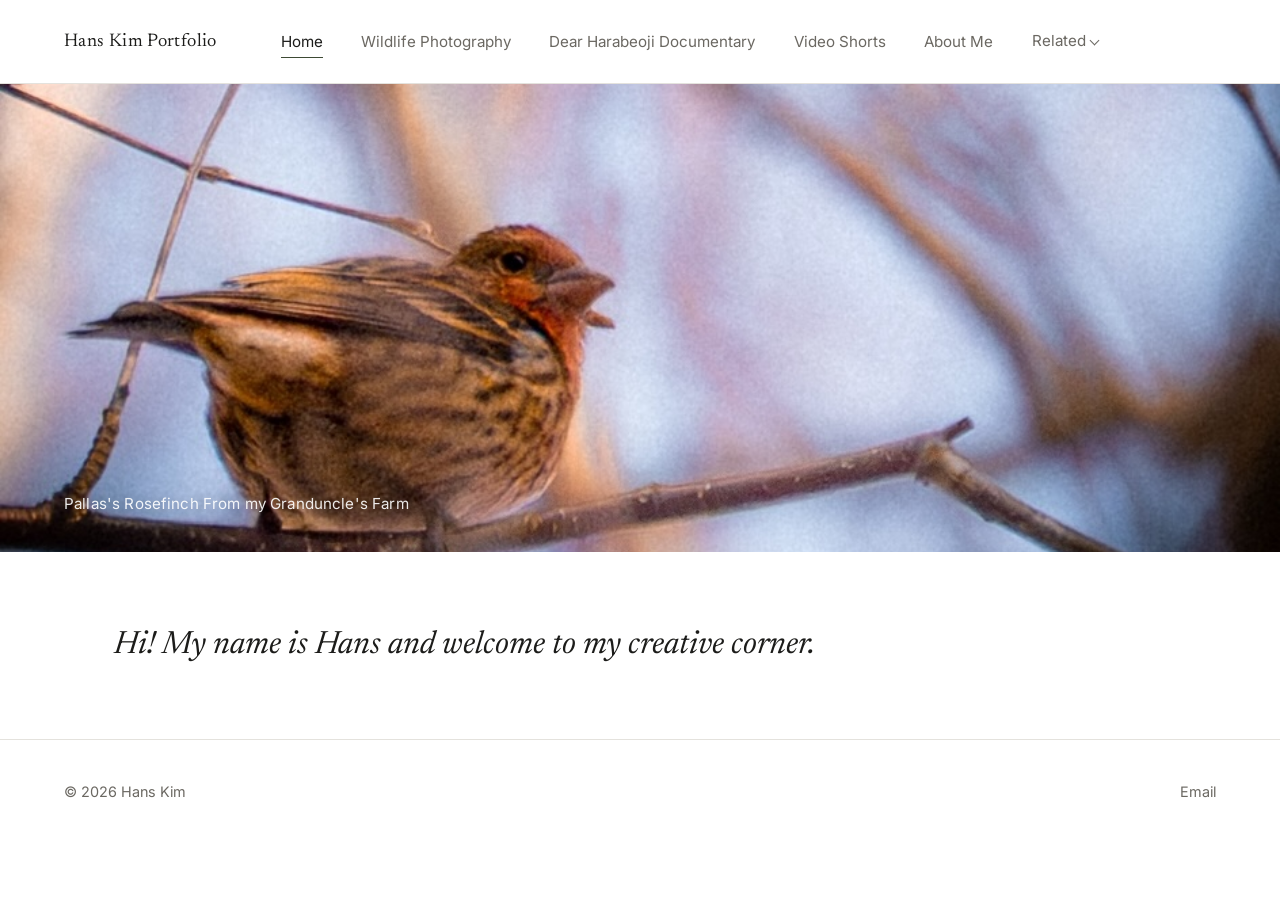
<file: index.html>
<!DOCTYPE html>
<html lang="en">
<head>
<meta charset="UTF-8">
<meta name="viewport" content="width=device-width, initial-scale=1.0">
<title>Hans Kim Portfolio</title>
<meta name="description" content="Wildlife photography and film work by Hans Kim.">
<link rel="preconnect" href="https://fonts.googleapis.com">
<link rel="preconnect" href="https://fonts.gstatic.com" crossorigin>
<link href="https://fonts.googleapis.com/css2?family=Newsreader:ital,wght@0,400;0,500;1,400&family=Inter:wght@400;500&display=swap" rel="stylesheet">
<link rel="stylesheet" href="css/style.css">
</head>
<body class="page-fade-in">

<nav class="site-nav">
<a href="index.html" class="site-nav__name">Hans Kim Portfolio</a>
<button class="site-nav__menu-toggle" aria-expanded="false" aria-controls="primary-menu">Menu</button>
<ul class="site-nav__menu" id="primary-menu">
<li><a href="index.html" class="is-active">Home</a></li>
<li><a href="wildlife.html">Wildlife Photography</a></li>
<li><a href="projects/dear-harabuji.html">Dear Harabeoji Documentary</a></li>
<li><a href="projects/video-shorts.html">Video Shorts</a></li>
<li><a href="about.html">About Me</a></li>
<li class="site-nav__related">
<span class="site-nav__related-toggle" tabindex="0" aria-haspopup="true" aria-expanded="false">Related</span>
<div class="site-nav__related-panel">
<a href="https://han-media.github.io/eunjulee/" target="_blank" rel="noopener">Check out my mom's gallery</a>
</div>
</li>
</ul>
</nav>

<main>
<section class="hero">
<!-- Swap images/home-hero.jpg for your own image. Keep the same filename
           and it will update here automatically. -->
<img src="images/home-hero.jpg" alt="Featured photograph">
<div class="hero__caption">
<p>Pallas's Rosefinch From my Granduncle's Farm</p>
</div>
</section>

<section class="home-intro">
<h2>Hi! My name is Hans and welcome to my creative corner.</h2>
</section>
</main>

<footer class="site-footer site-footer--flush">
<div class="site-footer__inner">
<span>&copy; <span id="year"></span> Hans Kim</span>
<ul class="site-footer__links">
<li><a href="mailto:you@example.com">Email</a></li>
</ul>
</div>
</footer>

<script src="js/main.js"></script>
<script>document.getElementById("year").textContent = new Date().getFullYear();</script>
</body>
</html>
</file>
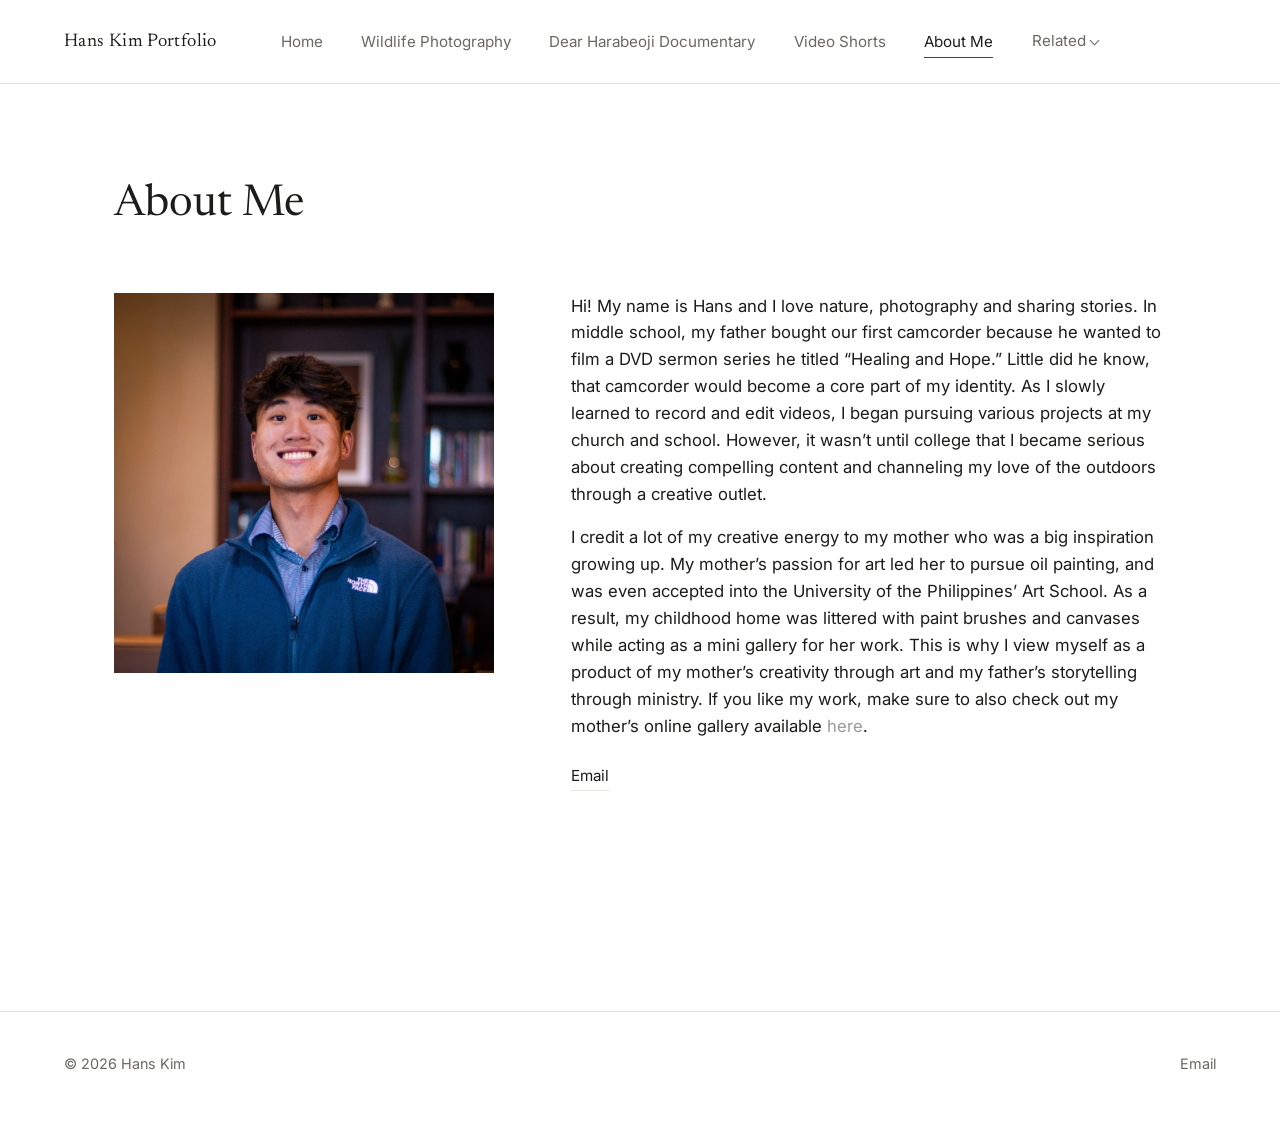
<file: about.html>
<!DOCTYPE html>
<html lang="en">
<head>
  <meta charset="UTF-8">
  <meta name="viewport" content="width=device-width, initial-scale=1.0">
  <title>About Me - Hans Kim Portfolio</title>
  <meta name="description" content="About Hans Kim — wildlife photographer and documentary filmmaker.">
  <link rel="preconnect" href="https://fonts.googleapis.com">
  <link rel="preconnect" href="https://fonts.gstatic.com" crossorigin>
  <link href="https://fonts.googleapis.com/css2?family=Newsreader:ital,wght@0,400;0,500;1,400&family=Inter:wght@400;500&display=swap" rel="stylesheet">
  <link rel="stylesheet" href="css/style.css">
</head>
<body class="page-fade-in">

  <nav class="site-nav">
    <a href="index.html" class="site-nav__name">Hans Kim Portfolio</a>
    <button class="site-nav__menu-toggle" aria-expanded="false" aria-controls="primary-menu">Menu</button>
    <ul class="site-nav__menu" id="primary-menu">
      <li><a href="index.html">Home</a></li>
      <li><a href="wildlife.html">Wildlife Photography</a></li>
      <li><a href="projects/dear-harabuji.html">Dear Harabeoji Documentary</a></li>
      <li><a href="projects/video-shorts.html">Video Shorts</a></li>
      <li><a href="about.html" class="is-active">About Me</a></li>
      <li class="site-nav__related">
        <span class="site-nav__related-toggle" tabindex="0" aria-haspopup="true" aria-expanded="false">Related</span>
        <div class="site-nav__related-panel">
          <a href="https://han-media.github.io/eunjulee/" target="_blank" rel="noopener">Check out my mom's gallery</a>
        </div>
      </li>
    </ul>
  </nav>

  <main>
    <div class="page-header">
      <h1>About Me</h1>
    </div>

    <div class="about-layout">
      <!-- Swap for a portrait of yourself, keeping the same filename -->
      <div class="about-layout__figure">
        <img src="images/about/portrait.jpg" alt="Portrait of Hans Kim">
      </div>
      <div class="about-layout__body">
        <p>Hi! My name is Hans and I love nature, photography and sharing stories. In middle school, my father bought our first camcorder because he wanted to film a DVD sermon series he titled “Healing and Hope.” Little did he know, that camcorder would become a core part of my identity. As I slowly learned to record and edit videos, I began pursuing various projects at my church and school. However, it wasn’t until college that I became serious about creating compelling content and channeling my love of the outdoors through a creative outlet.</p>
        <p>I credit a lot of my creative energy to my mother who was a big inspiration growing up. My mother’s passion for art led her to pursue oil painting, and was even accepted into the University of the Philippines’ Art School. As a result, my childhood home was littered with paint brushes and canvases while acting as a mini gallery for her work. This is why I view myself as a product of my mother’s creativity through art and my father’s storytelling through ministry. If you like my work, make sure to also check out my mother’s online gallery available <a href="https://han-media.github.io/eunjulee/" target="_blank" rel="noopener noreferrer" style="color: #999999;">here</a>.</p>
        <div class="about-layout__contact">
          <a href="mailto:you@example.com">Email</a>
        </div>
      </div>
    </div>
  </main>

  <footer class="site-footer">
    <div class="site-footer__inner">
      <span>&copy; <span id="year"></span> Hans Kim</span>
      <ul class="site-footer__links">
        <li><a href="mailto:you@example.com">Email</a></li>
      </ul>
    </div>
  </footer>

  <script src="js/main.js"></script>
  <script>document.getElementById("year").textContent = new Date().getFullYear();</script>
</body>
</html>
</file>
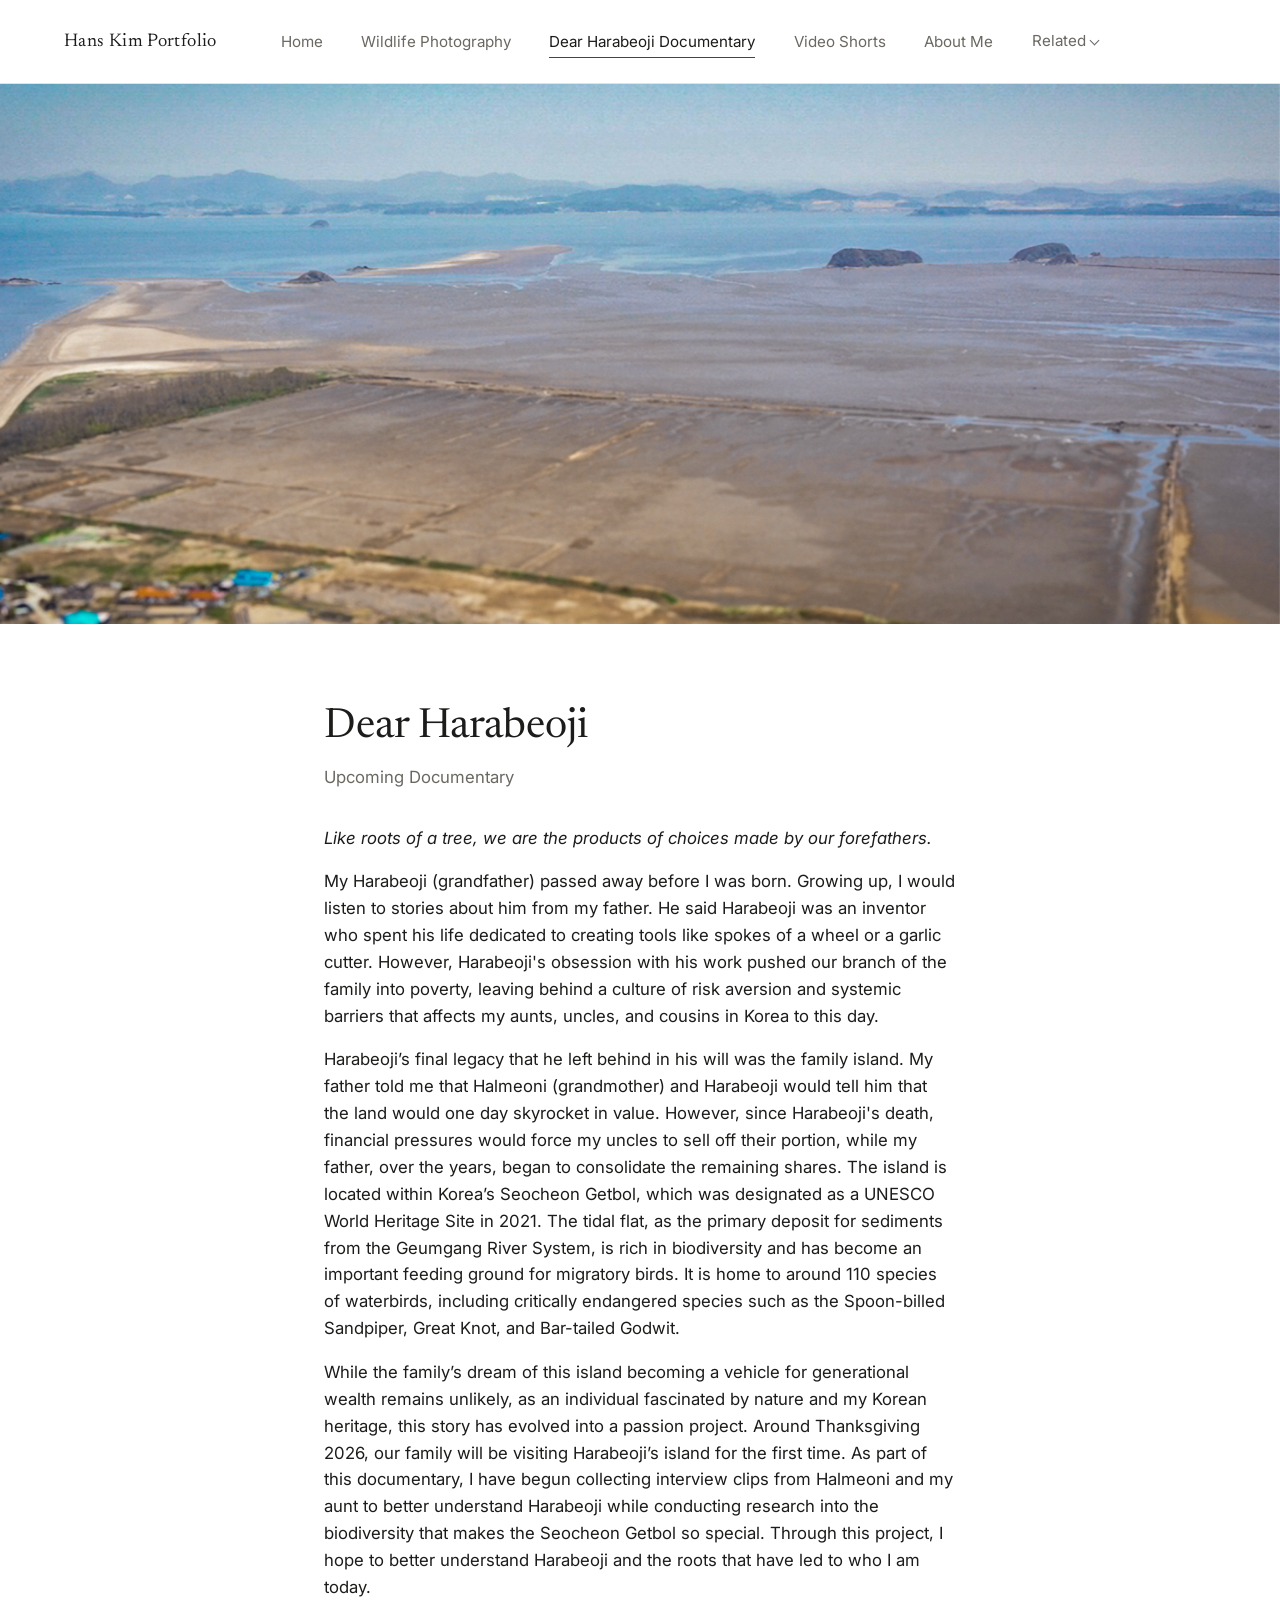
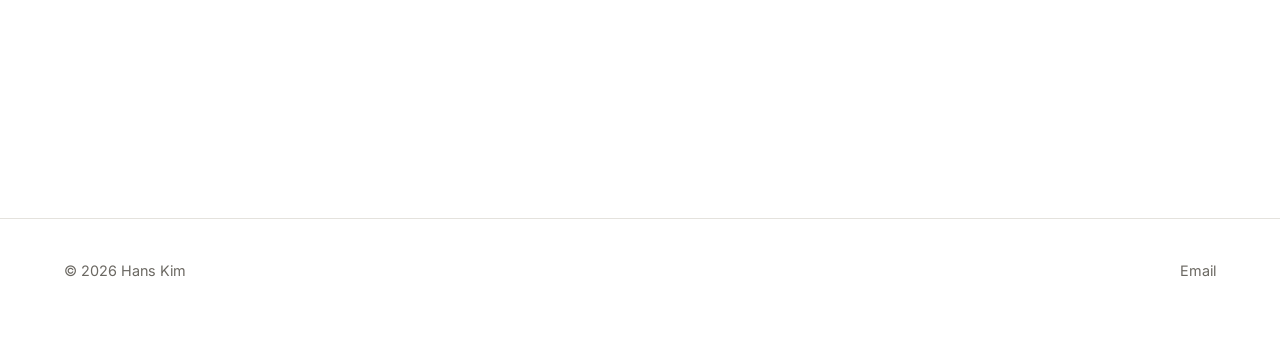
<file: projects/dear-harabuji.html>
<!DOCTYPE html>
<html lang="en">
<head>
  <meta charset="UTF-8">
  <meta name="viewport" content="width=device-width, initial-scale=1.0">
  <title>Dear Harabeoji Documentary - Hans Kim Portfolio</title>
  <meta name="description" content="Dear Harabeoji, a documentary by Hans Kim.">
  <link rel="preconnect" href="https://fonts.googleapis.com">
  <link rel="preconnect" href="https://fonts.gstatic.com" crossorigin>
  <link href="https://fonts.googleapis.com/css2?family=Newsreader:ital,wght@0,400;0,500;1,400&family=Inter:wght@400;500&display=swap" rel="stylesheet">
  <link rel="stylesheet" href="../css/style.css">
</head>
<body class="page-fade-in">

  <nav class="site-nav">
    <a href="../index.html" class="site-nav__name">Hans Kim Portfolio</a>
    <button class="site-nav__menu-toggle" aria-expanded="false" aria-controls="primary-menu">Menu</button>
    <ul class="site-nav__menu" id="primary-menu">
      <li><a href="../index.html">Home</a></li>
      <li><a href="../wildlife.html">Wildlife Photography</a></li>
      <li><a href="dear-harabuji.html" class="is-active">Dear Harabeoji Documentary</a></li>
      <li><a href="video-shorts.html">Video Shorts</a></li>
      <li><a href="../about.html">About Me</a></li>
      <li class="site-nav__related">
        <span class="site-nav__related-toggle" tabindex="0" aria-haspopup="true" aria-expanded="false">Related</span>
        <div class="site-nav__related-panel">
          <a href="https://han-media.github.io/eunjulee/" target="_blank" rel="noopener">Check out my mom's gallery</a>
        </div>
      </li>
    </ul>
  </nav>

  <main>
    <div class="project-hero">
      <!-- Swap for a still from the film, or a poster image -->
      <img src="../images/projects/dear-harabuji-hero.jpg" alt="Dear Harabuji Documentary">
    </div>

    <div class="project-body">
      <h1>Dear Harabeoji</h1>
      <p class="project-subtitle">Upcoming Documentary</p>

      <p><em>Like roots of a tree, we are the products of choices made by our forefathers.</em></p>
      <p>My Harabeoji (grandfather) passed away before I was born. Growing up, I would listen to stories about him from my father. He said Harabeoji was an inventor who spent his life dedicated to creating tools like spokes of a wheel or a garlic cutter. However, Harabeoji's obsession with his work pushed our branch of the family into poverty, leaving behind a culture of risk aversion and systemic barriers that affects my aunts, uncles, and cousins in Korea to this day.</p>
      <p>Harabeoji’s final legacy that he left behind in his will was the family island. My father told me that Halmeoni (grandmother) and Harabeoji would tell him that the land would one day skyrocket in value. However, since Harabeoji's death, financial pressures would force my uncles to sell off their portion, while my father, over the years, began to consolidate the remaining shares. The island is located within Korea’s Seocheon Getbol, which was designated as a UNESCO World Heritage Site in 2021. The tidal flat, as the primary deposit for sediments from the Geumgang River System, is rich in biodiversity and has become an important feeding ground for migratory birds. It is home to around 110 species of waterbirds, including critically endangered species such as the Spoon-billed Sandpiper, Great Knot, and Bar-tailed Godwit.</p>
      <p>While the family’s dream of this island becoming a vehicle for generational wealth remains unlikely, as an individual fascinated by nature and my Korean heritage, this story has evolved into a passion project. Around Thanksgiving 2026, our family will be visiting Harabeoji’s island for the first time. As part of this documentary, I have begun collecting interview clips from Halmeoni and my aunt to better understand Harabeoji while conducting research into the biodiversity that makes the Seocheon Getbol so special. Through this project, I hope to better understand Harabeoji and the roots that have led to who I am today.</p>
    </div>
  </main>

  <footer class="site-footer">
    <div class="site-footer__inner">
      <span>&copy; <span id="year"></span> Hans Kim</span>
      <ul class="site-footer__links">
        <li><a href="mailto:you@example.com">Email</a></li>
      </ul>
    </div>
  </footer>

  <script src="../js/main.js"></script>
  <script>document.getElementById("year").textContent = new Date().getFullYear();</script>
</body>
</html>
</file>
<file: css/style.css>
/* ============================================================
   Hans Kim Portfolio — shared stylesheet
   ============================================================ */

:root {
  --color-bg: #ffffff;
  --color-bg-soft: #f7f6f3;
  --color-text: #1c1c1a;
  --color-text-muted: #6b6862;
  --color-border: #e4e2dd;
  --color-accent: #3d4a34; /* deep forest green */

  --font-display: "Newsreader", Georgia, "Times New Roman", serif;
  --font-body: "Inter", -apple-system, BlinkMacSystemFont, "Segoe UI", sans-serif;

  --nav-height: 84px;
  --content-max: 1180px;
  --gutter: clamp(24px, 5vw, 64px);
}

* {
  box-sizing: border-box;
}

html {
  scroll-behavior: smooth;
}

@media (prefers-reduced-motion: reduce) {
  html {
    scroll-behavior: auto;
  }
  *,
  *::before,
  *::after {
    animation-duration: 0.01ms !important;
    transition-duration: 0.01ms !important;
  }
}

body {
  margin: 0;
  background: var(--color-bg);
  color: var(--color-text);
  font-family: var(--font-body);
  font-size: 16px;
  line-height: 1.6;
  -webkit-font-smoothing: antialiased;
}

img {
  max-width: 100%;
  display: block;
}

a {
  color: inherit;
  text-decoration: none;
}

h1, h2, h3 {
  font-family: var(--font-display);
  font-weight: 400;
  margin: 0;
  line-height: 1.15;
}

p {
  margin: 0 0 1em;
}

.visually-hidden {
  position: absolute;
  width: 1px;
  height: 1px;
  overflow: hidden;
  clip: rect(0 0 0 0);
  white-space: nowrap;
}

/* ----------------------------------------------------------
   Navigation
   ---------------------------------------------------------- */

.site-nav {
  position: fixed;
  top: 0;
  left: 0;
  right: 0;
  height: var(--nav-height);
  display: flex;
  align-items: center;
  justify-content: flex-start;
  gap: clamp(32px, 5vw, 64px);
  padding: 0 var(--gutter);
  background: rgba(255, 255, 255, 0.92);
  backdrop-filter: blur(6px);
  border-bottom: 1px solid var(--color-border);
  z-index: 100;
}

.site-nav__name {
  font-family: var(--font-display);
  font-size: 1.15rem;
  letter-spacing: 0.02em;
  white-space: nowrap;
}

.site-nav__menu {
  display: flex;
  align-items: center;
  gap: clamp(20px, 3vw, 40px);
  list-style: none;
  margin: 0;
  padding: 0;
}

.site-nav__menu a {
  font-size: 0.95rem;
  color: var(--color-text-muted);
  padding: 6px 0;
  border-bottom: 1px solid transparent;
  transition: color 0.2s ease, border-color 0.2s ease;
}

.site-nav__menu a:hover,
.site-nav__menu a:focus-visible,
.site-nav__menu a.is-active {
  color: var(--color-text);
  border-bottom-color: var(--color-accent);
}

.site-nav__menu-toggle {
  display: none;
}

.site-nav__related {
  position: relative;
  margin-left: auto;
}

.site-nav__related-toggle {
  display: inline-flex;
  align-items: center;
  font-size: 0.95rem;
  color: var(--color-text-muted);
  padding: 6px 0;
  cursor: default;
  user-select: none;
}

.site-nav__related-toggle::after {
  content: "";
  display: inline-block;
  vertical-align: middle;
  width: 6px;
  height: 6px;
  margin-left: 5px;
  margin-top: -2px;
  border-right: 1px solid currentColor;
  border-bottom: 1px solid currentColor;
  transform: rotate(45deg);
}

.site-nav__related-panel {
  position: absolute;
  top: calc(100% + 10px);
  right: 0;
  min-width: 240px;
  background: var(--color-bg);
  border: 1px solid var(--color-border);
  box-shadow: 0 12px 28px rgba(0, 0, 0, 0.06);
  padding: 8px 0;
  opacity: 0;
  visibility: hidden;
  transform: translateY(4px);
  transition: opacity 0.18s ease, transform 0.18s ease, visibility 0.18s;
}

.site-nav__related:hover .site-nav__related-panel,
.site-nav__related:focus-within .site-nav__related-panel {
  opacity: 1;
  visibility: visible;
  transform: translateY(0);
}

.site-nav__related-panel a {
  display: block;
  padding: 10px 20px;
  font-size: 0.9rem;
  color: var(--color-text-muted);
  white-space: nowrap;
  border-bottom: none;
}

.site-nav__related-panel a:hover,
.site-nav__related-panel a:focus-visible {
  background: var(--color-bg-soft);
  color: var(--color-text);
}

/* Mobile nav */
@media (max-width: 720px) {
  .site-nav {
    padding: 0 20px;
  }

  .site-nav__menu-toggle {
    display: block;
    margin-left: auto;
    background: none;
    border: none;
    font-family: var(--font-body);
    font-size: 0.9rem;
    color: var(--color-text);
    cursor: pointer;
  }

  .site-nav__menu {
    position: fixed;
    top: var(--nav-height);
    left: 0;
    right: 0;
    flex-direction: column;
    align-items: flex-start;
    gap: 0;
    background: var(--color-bg);
    border-bottom: 1px solid var(--color-border);
    max-height: 0;
    overflow: hidden;
    transition: max-height 0.3s ease;
  }

  .site-nav__menu.is-open {
    max-height: 400px;
  }

  .site-nav__menu li {
    width: 100%;
  }

  .site-nav__menu a {
    display: block;
    padding: 14px 20px;
    border-bottom: 1px solid var(--color-border);
  }

  .site-nav__related {
    margin-left: 0;
    width: 100%;
  }

  .site-nav__related-toggle {
    display: block;
    padding: 14px 20px;
    border-bottom: 1px solid var(--color-border);
  }

  .site-nav__related-panel {
    position: static;
    opacity: 1;
    visibility: visible;
    transform: none;
    box-shadow: none;
    border: none;
    border-bottom: 1px solid var(--color-border);
    padding: 0;
    display: none;
  }

  .site-nav__related.is-open .site-nav__related-panel {
    display: block;
  }

  .site-nav__related-panel a {
    padding: 14px 20px 14px 36px;
  }
}

/* ----------------------------------------------------------
   Page shell
   ---------------------------------------------------------- */

main {
  padding-top: var(--nav-height);
}

.page-header {
  max-width: var(--content-max);
  margin: 0 auto;
  padding: clamp(56px, 9vw, 96px) var(--gutter) clamp(24px, 4vw, 40px);
}

.page-header h1 {
  font-size: clamp(2rem, 4vw, 2.75rem);
  margin-bottom: 0.5em;
}

.page-header p {
  max-width: 60ch;
  color: var(--color-text-muted);
  font-size: 1.05rem;
}

/* ----------------------------------------------------------
   Footer
   ---------------------------------------------------------- */

.site-footer {
  border-top: 1px solid var(--color-border);
  padding: 40px var(--gutter) 56px;
  margin-top: clamp(60px, 10vw, 120px);
}

.site-footer--flush {
  margin-top: 0;
}

.site-footer__inner {
  max-width: var(--content-max);
  margin: 0 auto;
  display: flex;
  flex-wrap: wrap;
  gap: 16px;
  justify-content: space-between;
  align-items: center;
  color: var(--color-text-muted);
  font-size: 0.9rem;
}

.site-footer__links {
  display: flex;
  gap: 24px;
  list-style: none;
  padding: 0;
  margin: 0;
}

.site-footer__links a {
  transition: color 0.2s ease;
}

.site-footer__links a:hover {
  color: var(--color-text);
}

/* ----------------------------------------------------------
   Home page
   ---------------------------------------------------------- */

.hero {
  position: relative;
  height: 52vh;
  min-height: 320px;
  max-height: 560px;
  overflow: hidden;
}

.hero img {
  position: absolute;
  top: -9%;
  left: 0;
  width: 100%;
  height: 118%;
  object-fit: cover;
  will-change: transform;
}

.hero__caption {
  position: absolute;
  left: var(--gutter);
  bottom: 36px;
  color: #fff;
  text-shadow: 0 1px 12px rgba(0, 0, 0, 0.35);
}

.hero__caption p {
  margin: 0;
  font-size: 0.95rem;
  letter-spacing: 0.01em;
  opacity: 0.9;
}

.home-intro {
  max-width: var(--content-max);
  margin: 0 auto;
  padding: clamp(42px, 7.5vw, 75px) var(--gutter);
}

.home-intro h2 {
  font-size: clamp(1.5rem, 2.6vw, 2rem);
  font-style: italic;
  max-width: 42ch;
}

/* ----------------------------------------------------------
   Story pages — Wildlife Photography & Video Shorts
   (a left-hand jump-to guide + alternating image/text rows)
   ---------------------------------------------------------- */

.story-page {
  max-width: var(--content-max);
  margin: 0 auto;
  padding: 0 var(--gutter) clamp(60px, 10vw, 100px);
  display: grid;
  grid-template-columns: 190px 1fr;
  gap: clamp(32px, 5vw, 64px);
  align-items: start;
}

.story-guide {
  position: sticky;
  top: calc(var(--nav-height) + 40px);
  min-width: 0;
}

.story-guide__toggle {
  display: none;
}

.story-guide__eyebrow {
  font-size: 0.78rem;
  color: var(--color-text-muted);
  margin: 0 0 14px;
}

.story-guide__list {
  list-style: none;
  margin: 0;
  padding: 0;
  display: flex;
  flex-direction: column;
  gap: 12px;
}

.story-guide__list a {
  display: block;
  font-size: 0.88rem;
  line-height: 1.35;
  color: var(--color-text-muted);
  border-left: 2px solid var(--color-border);
  padding-left: 14px;
  transition: color 0.2s ease, border-color 0.2s ease;
}

.story-guide__list a:hover,
.story-guide__list a:focus-visible,
.story-guide__list a.is-active {
  color: var(--color-text);
  border-left-color: var(--color-accent);
}

.story-list {
  min-width: 0;
  display: flex;
  flex-direction: column;
  gap: clamp(64px, 10vw, 120px);
}

.story-row {
  display: grid;
  grid-template-columns: 1.1fr 1fr;
  gap: clamp(32px, 6vw, 72px);
  align-items: center;
  scroll-margin-top: calc(var(--nav-height) + 24px);
  transition: filter 0.5s ease;
}

.story-row.is-darkened {
  filter: brightness(0.55);
}

.story-row--reverse .story-row__figure {
  order: 2;
}

.story-row--reverse .story-row__text {
  order: 1;
}

.story-row__figure {
  position: relative;
  aspect-ratio: 1 / 1;
  overflow: hidden;
  background: var(--color-bg-soft);
}

.story-row__figure img {
  position: absolute;
  inset: 0;
  width: 100%;
  height: 100%;
  object-fit: contain;
  opacity: 0;
  transition: opacity 1.4s ease;
}

.story-row__figure img:first-child,
.story-row__figure img.is-active {
  opacity: 1;
}

/* Video entries: let the frame size itself to the video's own
   aspect ratio instead of forcing a fixed crop, with a minimal
   custom player — a play button and a mute toggle, no scrub bar. */
.story-row__figure--video {
  aspect-ratio: auto;
}

.video-player {
  position: relative;
}

.video-player video {
  display: block;
  width: 100%;
  height: auto;
  cursor: pointer;
}

.video-player__play {
  position: absolute;
  top: 50%;
  left: 50%;
  transform: translate(-50%, -50%);
  width: 60px;
  height: 60px;
  border-radius: 50%;
  border: none;
  padding: 0;
  background: rgba(255, 255, 255, 0.9);
  box-shadow: 0 6px 18px rgba(0, 0, 0, 0.2);
  cursor: pointer;
  transition: opacity 0.2s ease, transform 0.2s ease;
}

.video-player__play::after {
  content: "";
  position: absolute;
  top: 50%;
  left: 50%;
  border-style: solid;
  border-width: 11px 0 11px 18px;
  border-color: transparent transparent transparent var(--color-text);
  transform: translate(-38%, -50%);
}

.video-player__play:hover {
  transform: translate(-50%, -50%) scale(1.06);
}

.video-player.is-playing .video-player__play {
  opacity: 0;
  pointer-events: none;
}

.video-player__mute {
  position: absolute;
  right: 14px;
  bottom: 14px;
  width: 34px;
  height: 34px;
  border-radius: 50%;
  border: none;
  padding: 0;
  display: flex;
  align-items: center;
  justify-content: center;
  background: rgba(28, 28, 26, 0.6);
  color: #fff;
  cursor: pointer;
  opacity: 0;
  transition: opacity 0.2s ease, background 0.2s ease;
}

.video-player.show-mute .video-player__mute {
  opacity: 1;
}

.video-player:hover .video-player__mute,
.video-player__mute:focus-visible {
  opacity: 1;
}

.video-player__mute:hover {
  background: rgba(28, 28, 26, 0.8);
}

.video-player__mute .icon-muted {
  display: none;
}

.video-player__mute.is-muted .icon-unmuted {
  display: none;
}

.video-player__mute.is-muted .icon-muted {
  display: block;
}

.story-row__text h2 {
  font-size: clamp(1.4rem, 2.2vw, 1.85rem);
  margin-bottom: 0.6em;
}

.story-row__text p {
  color: var(--color-text-muted);
  font-size: 1.02rem;
  max-width: 46ch;
}

.story-row__meta {
  display: block;
  font-size: 0.82rem;
  color: var(--color-accent);
  margin-bottom: 0.9em;
}

.story-row__watch {
  display: inline-block;
  margin-top: 0.6em;
  font-size: 0.9rem;
  color: var(--color-accent);
  border-bottom: 1px solid var(--color-accent);
}

/* Scroll fade-in */
.fade-in {
  opacity: 0;
  transform: translateY(28px);
  transition: opacity 0.9s ease, transform 0.9s ease;
}

.fade-in.is-visible {
  opacity: 1;
  transform: translateY(0);
}

/* Whole-page fade-in on load, used by index.html, about.html, and
   projects/dear-harabuji.html */
body.page-fade-in {
  animation: page-fade-in 0.7s ease both;
}

@keyframes page-fade-in {
  from {
    opacity: 0;
  }
  to {
    opacity: 1;
  }
}

@media (max-width: 900px) {
  .story-page {
    grid-template-columns: 1fr;
  }

  .story-guide {
    position: fixed;
    top: auto;
    right: 20px;
    bottom: 20px;
    z-index: 90;
  }

  .story-guide__toggle {
    display: flex;
    align-items: center;
    justify-content: center;
    width: 52px;
    height: 52px;
    border-radius: 50%;
    border: none;
    padding: 0;
    background: var(--color-text);
    color: #fff;
    cursor: pointer;
    box-shadow: 0 10px 24px rgba(0, 0, 0, 0.22);
  }

  .story-guide__toggle-icon,
  .story-guide__toggle-icon::before,
  .story-guide__toggle-icon::after {
    content: "";
    display: block;
    width: 20px;
    height: 2px;
    background: currentColor;
    border-radius: 1px;
  }

  .story-guide__toggle-icon {
    position: relative;
  }

  .story-guide__toggle-icon::before,
  .story-guide__toggle-icon::after {
    position: absolute;
    left: 0;
  }

  .story-guide__toggle-icon::before {
    top: -6px;
  }

  .story-guide__toggle-icon::after {
    top: 6px;
  }

  .story-guide__panel {
    position: absolute;
    right: 0;
    bottom: calc(100% + 14px);
    width: 240px;
    max-height: 60vh;
    overflow-y: auto;
    background: var(--color-bg);
    border: 1px solid var(--color-border);
    border-radius: 14px;
    box-shadow: 0 18px 36px rgba(0, 0, 0, 0.18);
    padding: 16px 0;
    opacity: 0;
    visibility: hidden;
    transform: translateY(8px);
    transition: opacity 0.2s ease, transform 0.2s ease, visibility 0.2s;
  }

  .story-guide.is-open .story-guide__panel {
    opacity: 1;
    visibility: visible;
    transform: translateY(0);
  }

  .story-guide__eyebrow {
    padding: 0 20px 10px;
    margin: 0;
  }

  .story-guide__list {
    flex-direction: column;
    gap: 2px;
  }

  .story-guide__list a {
    white-space: normal;
    border-left: 2px solid transparent;
    border-bottom: none;
    padding: 10px 20px;
  }

  .story-guide__list a:hover,
  .story-guide__list a:focus-visible,
  .story-guide__list a.is-active {
    border-left-color: var(--color-accent);
    border-bottom-color: transparent;
    background: var(--color-bg-soft);
  }
}

@media (max-width: 780px) {
  .story-row,
  .story-row--reverse .story-row__figure,
  .story-row--reverse .story-row__text {
    order: initial;
  }

  .story-row {
    grid-template-columns: 1fr;
  }
}

/* ----------------------------------------------------------
   Project detail page (Dear Harabuji Documentary)
   ---------------------------------------------------------- */

.project-hero {
  position: relative;
  width: 100%;
  height: 60vh;
  min-height: 360px;
  overflow: hidden;
}

.project-hero img {
  position: absolute;
  top: -9%;
  left: 0;
  width: 100%;
  height: 118%;
  object-fit: cover;
  object-position: 50% center;
  transition: object-position 0.2s ease;
  will-change: transform;
}

/* As the window narrows, shift the visible crop right of center
   instead of staying dead-center, working up to about 25% right. */
@media (max-width: 900px) {
  .project-hero img {
    object-position: 62% center;
  }
}

@media (max-width: 600px) {
  .project-hero img {
    object-position: 75% center;
  }
}

.project-body {
  max-width: 760px;
  margin: 0 auto;
  padding: clamp(48px, 8vw, 80px) var(--gutter);
}

.project-body h1 {
  font-size: clamp(2rem, 4vw, 2.6rem);
  margin-bottom: 0.3em;
}

.project-body .project-subtitle {
  color: var(--color-text-muted);
  font-size: 1.05rem;
  margin-bottom: 2em;
}

.project-body p {
  font-size: 1.05rem;
  color: var(--color-text);
}

/* ----------------------------------------------------------
   About page
   ---------------------------------------------------------- */

.about-layout {
  max-width: var(--content-max);
  margin: 0 auto;
  padding: 0 var(--gutter) clamp(60px, 10vw, 100px);
  display: grid;
  grid-template-columns: 380px 1fr;
  gap: clamp(32px, 6vw, 80px);
  align-items: start;
}

.about-layout__figure img {
  width: 100%;
  height: auto;
}

.about-layout__body p {
  font-size: 1.05rem;
  color: var(--color-text);
  max-width: 62ch;
}

.about-layout__contact {
  margin-top: 1.6em;
  display: flex;
  gap: 24px;
  font-size: 0.95rem;
}

.about-layout__contact a {
  border-bottom: 1px solid var(--color-border);
  padding-bottom: 2px;
  transition: border-color 0.2s ease, color 0.2s ease;
}

.about-layout__contact a:hover {
  border-color: var(--color-accent);
  color: var(--color-accent);
}

@media (max-width: 780px) {
  .about-layout {
    grid-template-columns: 1fr;
  }

  .about-layout__figure {
    max-width: 340px;
  }
}
</file>
